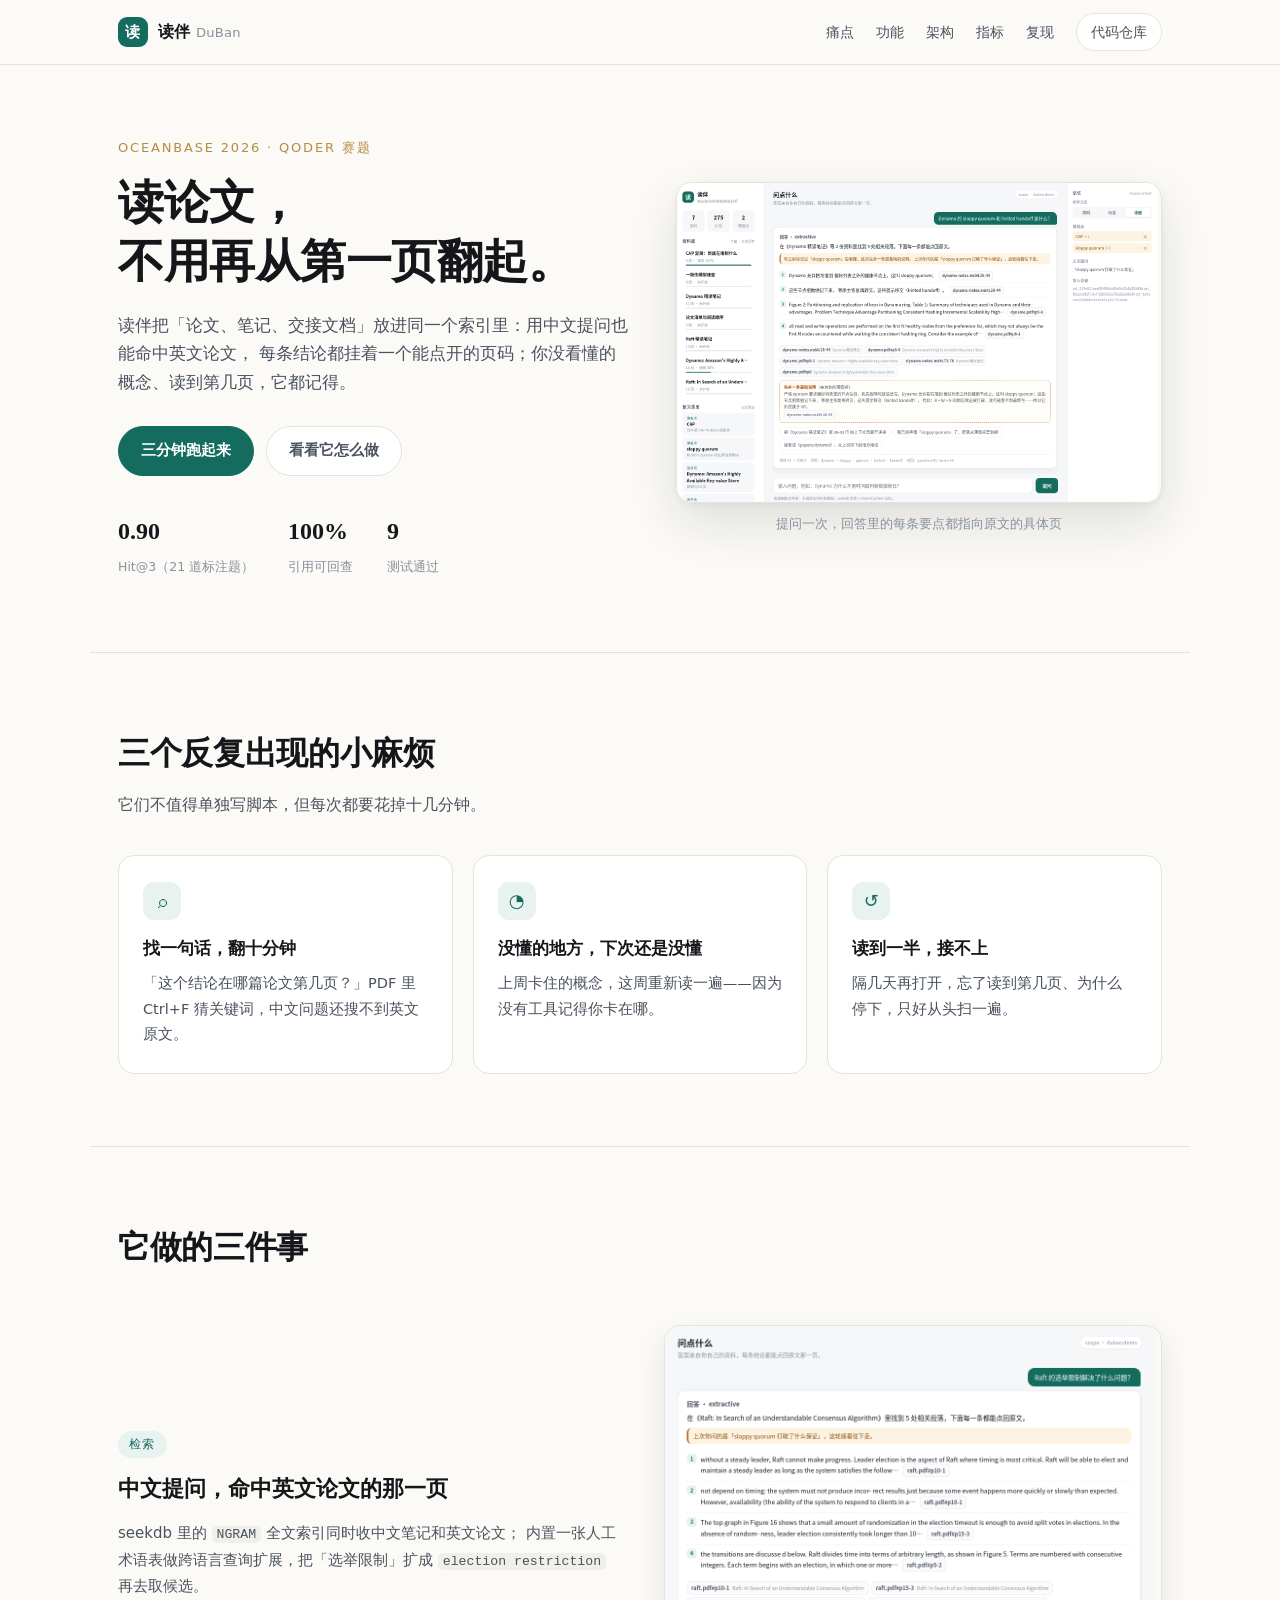
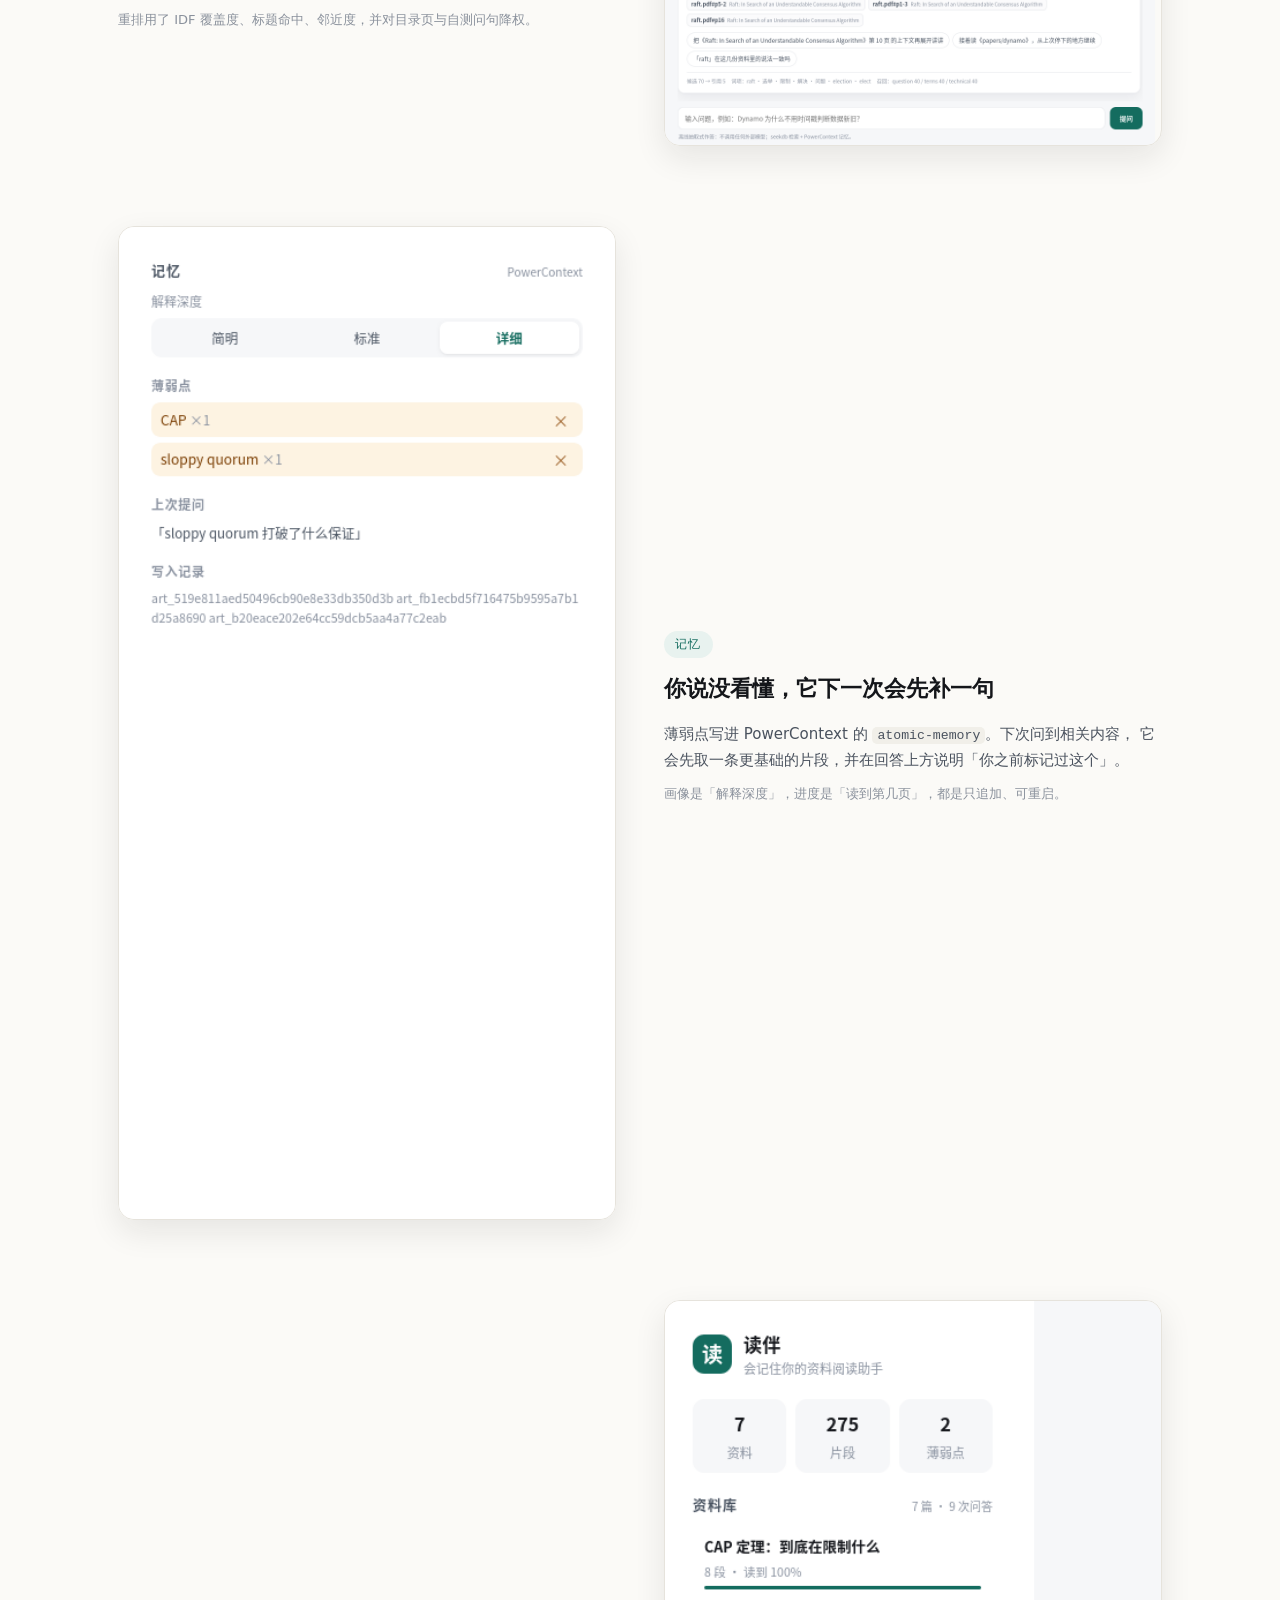
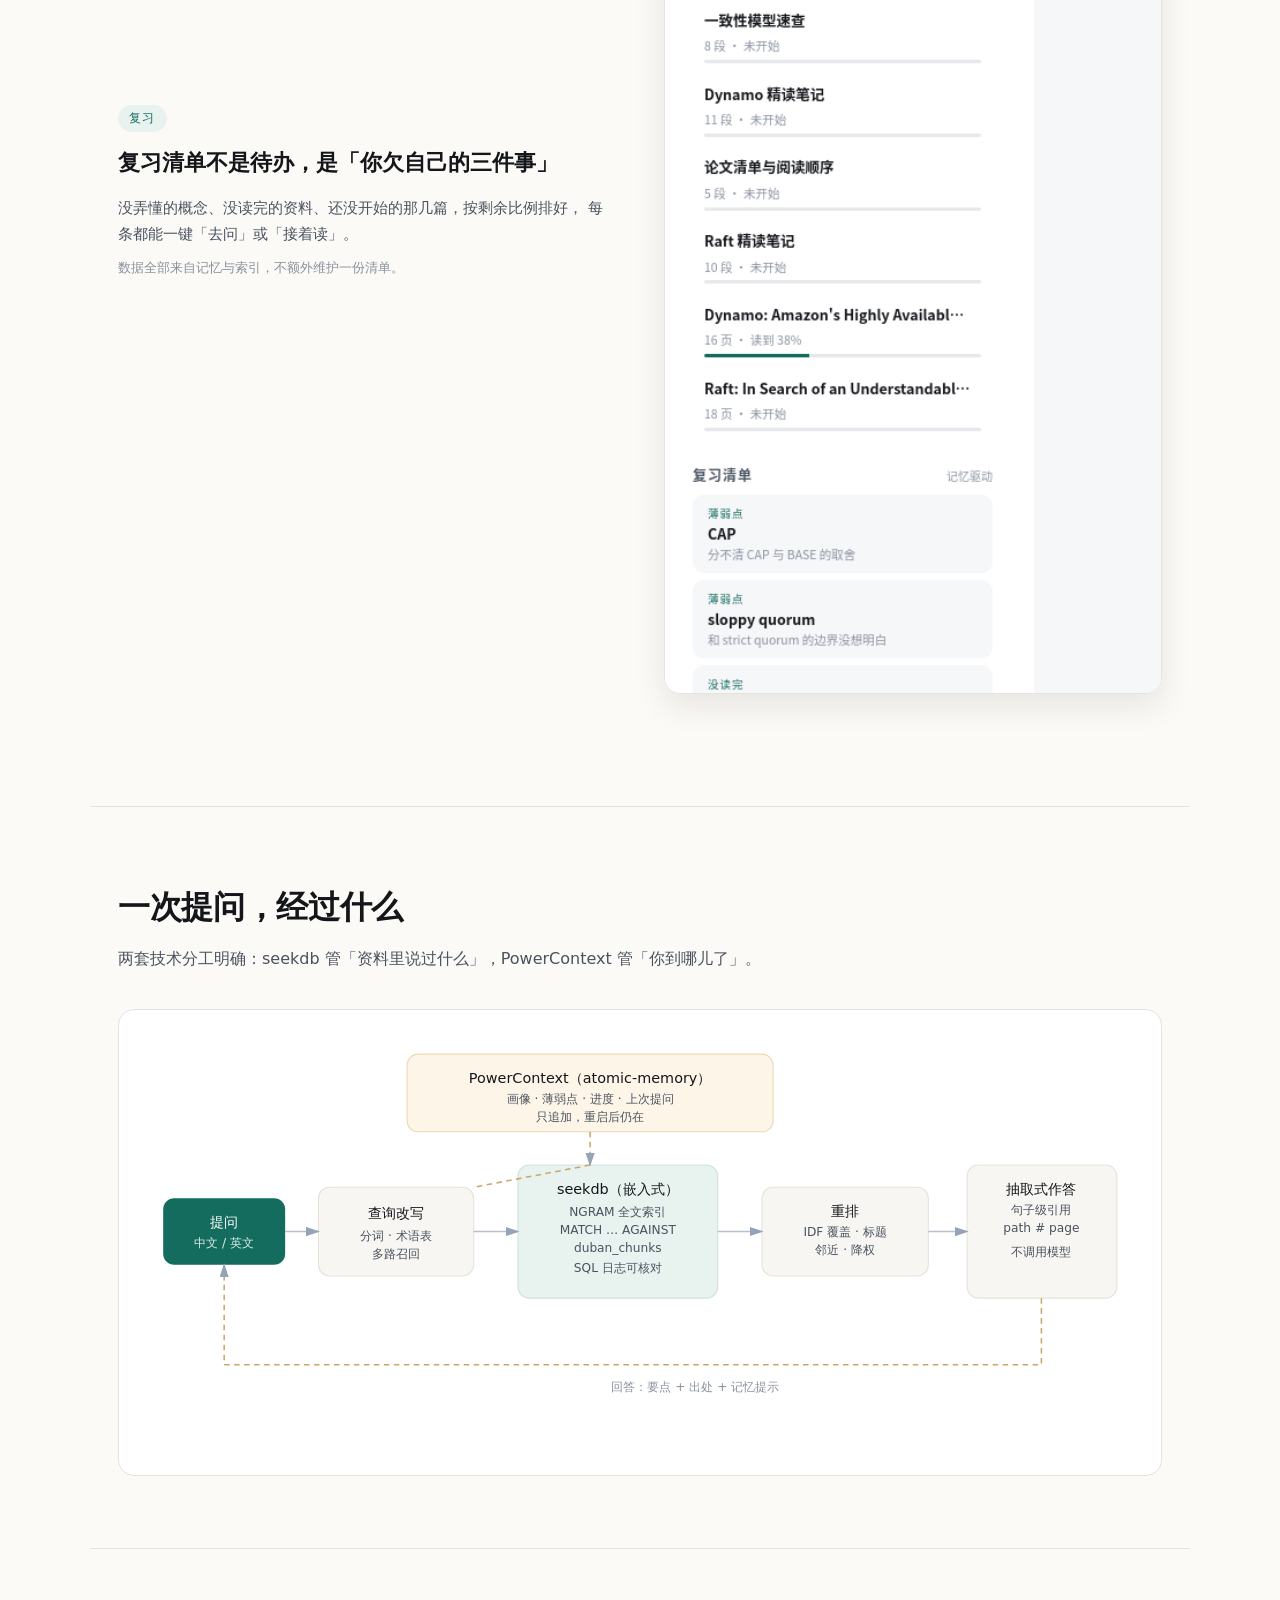
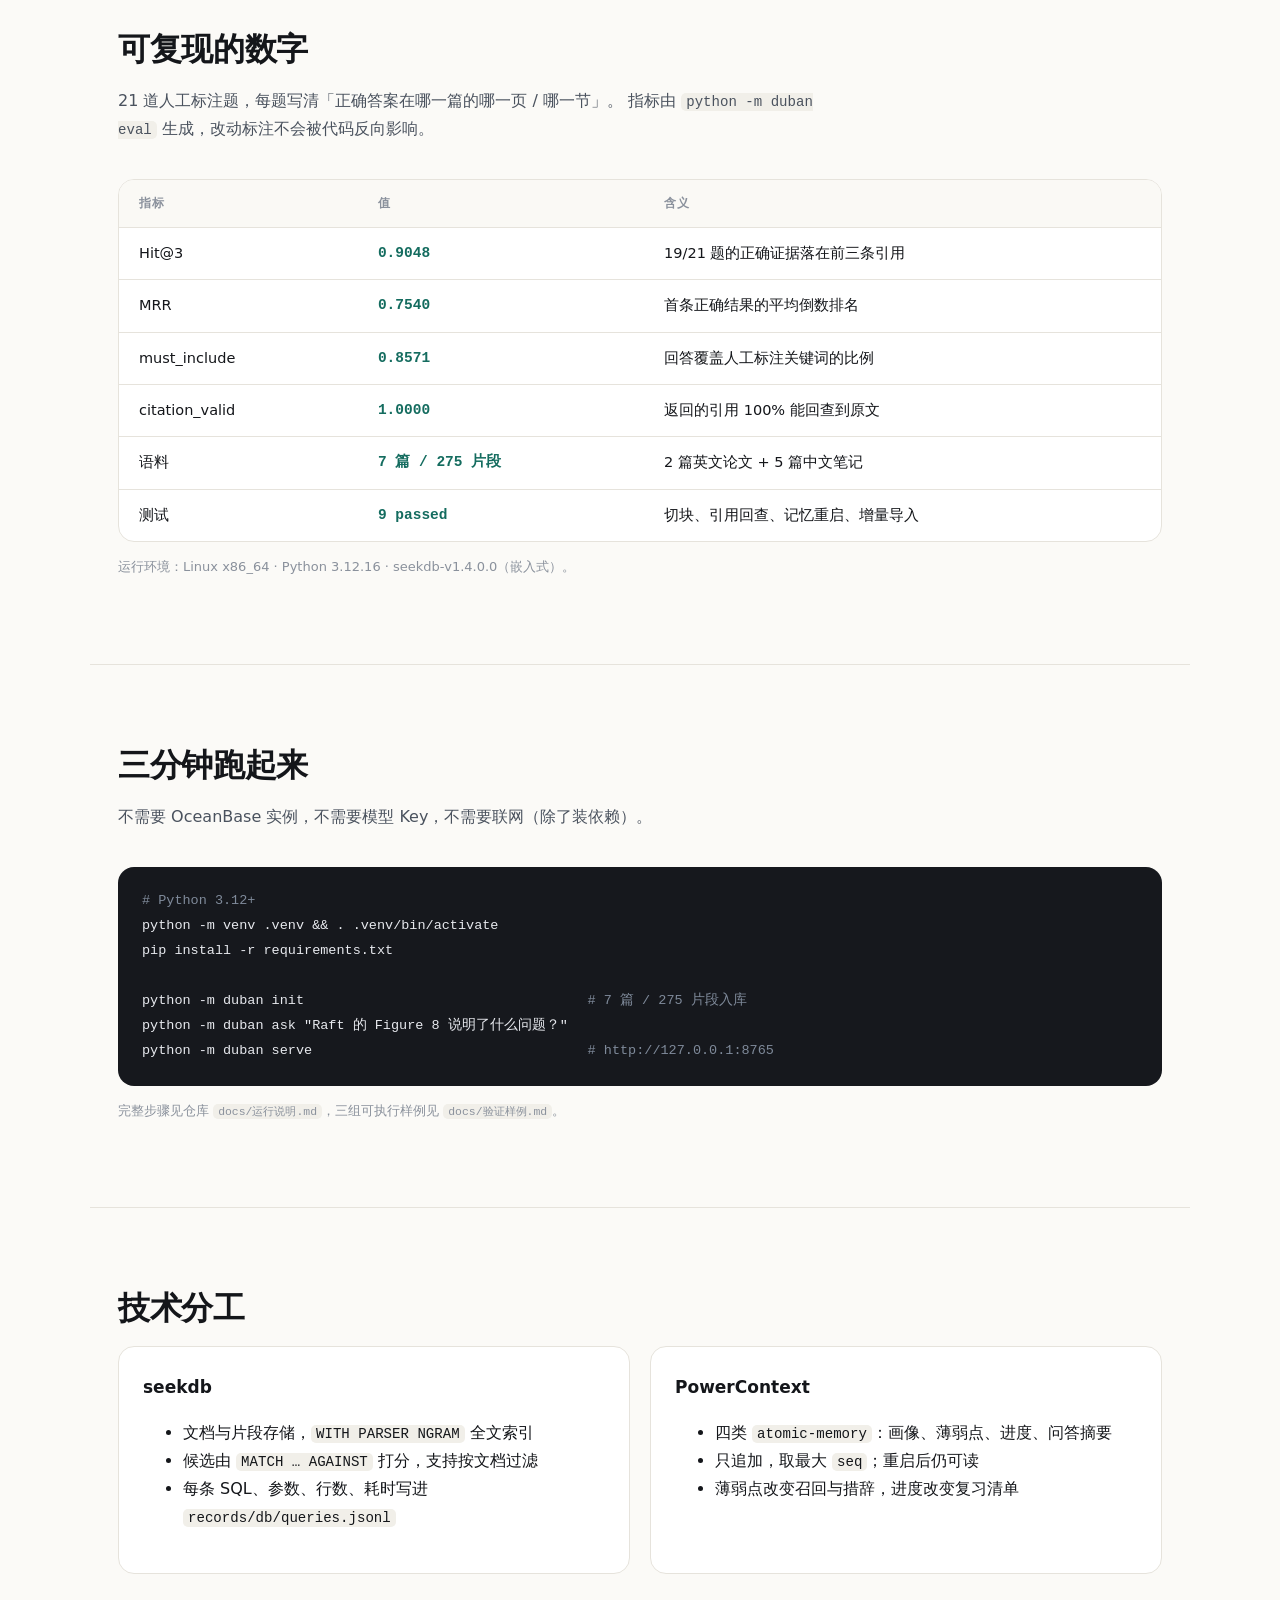
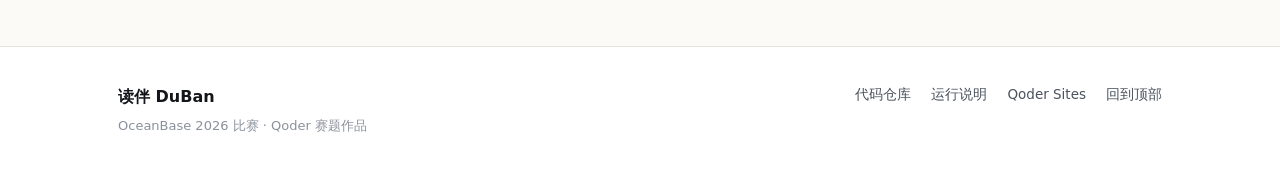
<file: qoder/site/index.html>
<!DOCTYPE html>
<html lang="zh-CN">
<head>
<meta charset="utf-8" />
<meta name="viewport" content="width=device-width, initial-scale=1" />
<title>读伴 DuBan — 会记住你的资料阅读助手</title>
<meta name="description" content="用 seekdb 做检索、PowerContext 做记忆的本地资料阅读助手：中文提问命中英文论文，每条结论都能点回原文那一页。" />
<link rel="stylesheet" href="style.css" />
</head>
<body>

<header class="nav">
  <div class="wrap nav-inner">
    <a class="brand" href="#top">
      <span class="logo">读</span>
      <span>读伴 <em>DuBan</em></span>
    </a>
    <nav>
      <a href="#pain">痛点</a>
      <a href="#features">功能</a>
      <a href="#arch">架构</a>
      <a href="#metrics">指标</a>
      <a href="#run">复现</a>
      <a class="ghost" href="https://github.com/Sma-444/duban" target="_blank" rel="noopener">代码仓库</a>
    </nav>
  </div>
</header>

<main id="top">

  <section class="hero wrap">
    <div class="hero-copy">
      <p class="eyebrow">OceanBase 2026 · Qoder 赛题</p>
      <h1>读论文，<br />不用再从第一页翻起。</h1>
      <p class="lede">
        读伴把「论文、笔记、交接文档」放进同一个索引里：用中文提问也能命中英文论文，
        每条结论都挂着一个能点开的页码；你没看懂的概念、读到第几页，它都记得。
      </p>
      <div class="cta">
        <a class="btn primary" href="#run">三分钟跑起来</a>
        <a class="btn" href="#features">看看它怎么做</a>
      </div>
      <ul class="facts">
        <li><b>0.90</b><span>Hit@3（21 道标注题）</span></li>
        <li><b>100%</b><span>引用可回查</span></li>
        <li><b>9</b><span>测试通过</span></li>
      </ul>
    </div>
    <figure class="shot">
      <img src="assets/ui-ask.png" alt="读伴界面：提问后给出带页码引用的回答" />
      <figcaption>提问一次，回答里的每条要点都指向原文的具体页</figcaption>
    </figure>
  </section>

  <section id="pain" class="section wrap">
    <h2 class="section-title">三个反复出现的小麻烦</h2>
    <p class="section-sub">它们不值得单独写脚本，但每次都要花掉十几分钟。</p>
    <div class="grid three">
      <article class="card">
        <div class="icon">⌕</div>
        <h3>找一句话，翻十分钟</h3>
        <p>「这个结论在哪篇论文第几页？」PDF 里 Ctrl+F 猜关键词，中文问题还搜不到英文原文。</p>
      </article>
      <article class="card">
        <div class="icon">◔</div>
        <h3>没懂的地方，下次还是没懂</h3>
        <p>上周卡住的概念，这周重新读一遍——因为没有工具记得你卡在哪。</p>
      </article>
      <article class="card">
        <div class="icon">↺</div>
        <h3>读到一半，接不上</h3>
        <p>隔几天再打开，忘了读到第几页、为什么停下，只好从头扫一遍。</p>
      </article>
    </div>
  </section>

  <section id="features" class="section wrap">
    <h2 class="section-title">它做的三件事</h2>

    <div class="feature">
      <div class="feature-copy">
        <span class="tag">检索</span>
        <h3>中文提问，命中英文论文的那一页</h3>
        <p>
          seekdb 里的 <code>NGRAM</code> 全文索引同时收中文笔记和英文论文；
          内置一张人工术语表做跨语言查询扩展，把「选举限制」扩成
          <code>election restriction</code> 再去取候选。
        </p>
        <p class="mini">重排用了 IDF 覆盖度、标题命中、邻近度，并对目录页与自测问句降权。</p>
      </div>
      <figure class="shot small">
        <img src="assets/ui-answer.png" alt="带页码引用的回答与引用清单" />
      </figure>
    </div>

    <div class="feature reverse">
      <div class="feature-copy">
        <span class="tag">记忆</span>
        <h3>你说没看懂，它下一次会先补一句</h3>
        <p>
          薄弱点写进 PowerContext 的 <code>atomic-memory</code>。下次问到相关内容，
          它会先取一条更基础的片段，并在回答上方说明「你之前标记过这个」。
        </p>
        <p class="mini">画像是「解释深度」，进度是「读到第几页」，都是只追加、可重启。</p>
      </div>
      <figure class="shot small">
        <img src="assets/ui-memory.png" alt="右侧记忆面板：薄弱点、上次提问、写入记录" />
      </figure>
    </div>

    <div class="feature">
      <div class="feature-copy">
        <span class="tag">复习</span>
        <h3>复习清单不是待办，是「你欠自己的三件事」</h3>
        <p>
          没弄懂的概念、没读完的资料、还没开始的那几篇，按剩余比例排好，
          每条都能一键「去问」或「接着读」。
        </p>
        <p class="mini">数据全部来自记忆与索引，不额外维护一份清单。</p>
      </div>
      <figure class="shot small">
        <img src="assets/ui-review.png" alt="复习清单：薄弱点与未读完资料" />
      </figure>
    </div>
  </section>

  <section id="arch" class="section wrap">
    <h2 class="section-title">一次提问，经过什么</h2>
    <p class="section-sub">两套技术分工明确：seekdb 管「资料里说过什么」，PowerContext 管「你到哪儿了」。</p>
    <div class="diagram">
      <svg viewBox="0 0 900 380" role="img" aria-label="读伴数据流：提问 → 查询改写 → seekdb 检索 → 重排 → 抽取式作答 → 回答，PowerContext 提供画像与记忆">
        <defs>
          <marker id="arrow" markerWidth="10" markerHeight="10" refX="8" refY="3" orient="auto">
            <path d="M0,0 L0,6 L9,3 z" fill="#94a3b8"></path>
          </marker>
        </defs>

        <rect x="20" y="150" width="110" height="60" rx="10" class="box-dark"></rect>
        <text x="75" y="176" class="label-light">提问</text>
        <text x="75" y="194" class="label-light small">中文 / 英文</text>

        <rect x="160" y="140" width="140" height="80" rx="10" class="box"></rect>
        <text x="230" y="168" class="label">查询改写</text>
        <text x="230" y="188" class="label small">分词 · 术语表</text>
        <text x="230" y="204" class="label small">多路召回</text>

        <rect x="340" y="120" width="180" height="120" rx="10" class="box-accent"></rect>
        <text x="430" y="146" class="label">seekdb（嵌入式）</text>
        <text x="430" y="166" class="label small">NGRAM 全文索引</text>
        <text x="430" y="182" class="label small">MATCH … AGAINST</text>
        <text x="430" y="198" class="label small">duban_chunks</text>
        <text x="430" y="216" class="label small">SQL 日志可核对</text>

        <rect x="560" y="140" width="150" height="80" rx="10" class="box"></rect>
        <text x="635" y="166" class="label">重排</text>
        <text x="635" y="184" class="label small">IDF 覆盖 · 标题</text>
        <text x="635" y="200" class="label small">邻近 · 降权</text>

        <rect x="745" y="120" width="135" height="120" rx="10" class="box"></rect>
        <text x="812" y="146" class="label">抽取式作答</text>
        <text x="812" y="164" class="label small">句子级引用</text>
        <text x="812" y="180" class="label small">path # page</text>
        <text x="812" y="202" class="label small">不调用模型</text>

        <rect x="240" y="20" width="330" height="70" rx="10" class="box-mem"></rect>
        <text x="405" y="46" class="label">PowerContext（atomic-memory）</text>
        <text x="405" y="64" class="label small">画像 · 薄弱点 · 进度 · 上次提问</text>
        <text x="405" y="80" class="label small">只追加，重启后仍在</text>

        <path d="M130 180 L160 180" class="line" marker-end="url(#arrow)"></path>
        <path d="M300 180 L340 180" class="line" marker-end="url(#arrow)"></path>
        <path d="M520 180 L560 180" class="line" marker-end="url(#arrow)"></path>
        <path d="M710 180 L745 180" class="line" marker-end="url(#arrow)"></path>
        <path d="M405 90 L405 120" class="line dashed" marker-end="url(#arrow)"></path>
        <path d="M405 120 L300 140" class="line dashed"></path>
        <path d="M812 240 L812 300 L75 300 L75 210" class="line dashed" marker-end="url(#arrow)"></path>
        <text x="500" y="324" class="label small muted">回答：要点 + 出处 + 记忆提示</text>
      </svg>
    </div>
  </section>

  <section id="metrics" class="section wrap">
    <h2 class="section-title">可复现的数字</h2>
    <p class="section-sub">
      21 道人工标注题，每题写清「正确答案在哪一篇的哪一页 / 哪一节」。
      指标由 <code>python -m duban eval</code> 生成，改动标注不会被代码反向影响。
    </p>
    <div class="table-wrap">
      <table>
        <thead><tr><th>指标</th><th>值</th><th>含义</th></tr></thead>
        <tbody>
          <tr><td>Hit@3</td><td class="num">0.9048</td><td>19/21 题的正确证据落在前三条引用</td></tr>
          <tr><td>MRR</td><td class="num">0.7540</td><td>首条正确结果的平均倒数排名</td></tr>
          <tr><td>must_include</td><td class="num">0.8571</td><td>回答覆盖人工标注关键词的比例</td></tr>
          <tr><td>citation_valid</td><td class="num">1.0000</td><td>返回的引用 100% 能回查到原文</td></tr>
          <tr><td>语料</td><td class="num">7 篇 / 275 片段</td><td>2 篇英文论文 + 5 篇中文笔记</td></tr>
          <tr><td>测试</td><td class="num">9 passed</td><td>切块、引用回查、记忆重启、增量导入</td></tr>
        </tbody>
      </table>
    </div>
    <p class="note">运行环境：Linux x86_64 · Python 3.12.16 · seekdb-v1.4.0.0（嵌入式）。</p>
  </section>

  <section id="run" class="section wrap">
    <h2 class="section-title">三分钟跑起来</h2>
    <p class="section-sub">不需要 OceanBase 实例，不需要模型 Key，不需要联网（除了装依赖）。</p>
    <pre class="code"><code><span class="c"># Python 3.12+</span>
python -m venv .venv &amp;&amp; . .venv/bin/activate
pip install -r requirements.txt

python -m duban init                                   <span class="c"># 7 篇 / 275 片段入库</span>
python -m duban ask "Raft 的 Figure 8 说明了什么问题？"
python -m duban serve                                  <span class="c"># http://127.0.0.1:8765</span></code></pre>
    <p class="note">
      完整步骤见仓库 <code>docs/运行说明.md</code>，三组可执行样例见 <code>docs/验证样例.md</code>。
    </p>
  </section>

  <section class="section wrap">
    <h2 class="section-title">技术分工</h2>
    <div class="grid two">
      <article class="card tech">
        <h3>seekdb</h3>
        <ul>
          <li>文档与片段存储，<code>WITH PARSER NGRAM</code> 全文索引</li>
          <li>候选由 <code>MATCH … AGAINST</code> 打分，支持按文档过滤</li>
          <li>每条 SQL、参数、行数、耗时写进 <code>records/db/queries.jsonl</code></li>
        </ul>
      </article>
      <article class="card tech">
        <h3>PowerContext</h3>
        <ul>
          <li>四类 <code>atomic-memory</code>：画像、薄弱点、进度、问答摘要</li>
          <li>只追加，取最大 <code>seq</code>；重启后仍可读</li>
          <li>薄弱点改变召回与措辞，进度改变复习清单</li>
        </ul>
      </article>
    </div>
  </section>

</main>

<footer>
  <div class="wrap foot">
    <div>
      <strong>读伴 DuBan</strong>
      <p>OceanBase 2026 比赛 · Qoder 赛题作品</p>
    </div>
    <div class="links">
      <a href="https://github.com/Sma-444/duban" target="_blank" rel="noopener">代码仓库</a>
      <a href="https://github.com/Sma-444/duban/blob/main/docs/%E8%BF%90%E8%A1%8C%E8%AF%B4%E6%98%8E.md" target="_blank" rel="noopener">运行说明</a>
      <a href="https://docs.qoder.com/qoder/sites" target="_blank" rel="noopener">Qoder Sites</a>
      <a href="#top">回到顶部</a>
    </div>
  </div>
</footer>

</body>
</html>
</file>
<file: qoder/site/style.css>
:root {
  --bg: #fbfaf7;
  --panel: #ffffff;
  --ink: #14161a;
  --ink-2: #4a525e;
  --ink-3: #8a919c;
  --line: #e6e3dc;
  --accent: #146c5f;
  --accent-2: #0f5448;
  --accent-soft: #e8f2ef;
  --gold: #b78b43;
  --radius: 16px;
  --max: 1100px;
}

* { box-sizing: border-box; }

html { scroll-behavior: smooth; }

body {
  margin: 0;
  background: var(--bg);
  color: var(--ink);
  font-family: "Inter", "PingFang SC", "Microsoft YaHei", system-ui, -apple-system, sans-serif;
  font-size: 16px;
  line-height: 1.75;
  -webkit-font-smoothing: antialiased;
}

.wrap { max-width: var(--max); margin: 0 auto; padding: 0 28px; }

a { color: inherit; text-decoration: none; }

code {
  font-family: "JetBrains Mono", "Cascadia Code", ui-monospace, monospace;
  font-size: 0.88em;
  background: #f1efe9;
  padding: 1px 5px;
  border-radius: 5px;
}

/* ------------------------------------------------------------------- nav */

.nav {
  position: sticky; top: 0; z-index: 10;
  background: rgba(251, 250, 247, 0.88);
  backdrop-filter: blur(10px);
  border-bottom: 1px solid var(--line);
}

.nav-inner {
  height: 64px; display: flex; align-items: center; justify-content: space-between;
}

.brand { display: flex; align-items: center; gap: 10px; font-weight: 700; letter-spacing: 0.01em; }
.brand em { font-style: normal; color: var(--ink-3); font-weight: 500; font-size: 0.82em; }

.logo {
  width: 30px; height: 30px; border-radius: 9px;
  background: var(--accent); color: #fff;
  display: grid; place-items: center; font-size: 15px; font-weight: 700;
}

.nav nav { display: flex; align-items: center; gap: 22px; font-size: 14px; color: var(--ink-2); }
.nav nav a:hover { color: var(--accent); }
.ghost {
  border: 1px solid var(--line); border-radius: 999px; padding: 6px 14px;
  background: var(--panel);
}
.ghost:hover { border-color: var(--accent); color: var(--accent); }

/* ------------------------------------------------------------------ hero */

.hero {
  display: grid; grid-template-columns: 1.05fr 1fr; gap: 48px;
  align-items: center; padding-top: 72px; padding-bottom: 72px;
}

.eyebrow {
  color: var(--gold); font-size: 13px; letter-spacing: 0.14em;
  text-transform: uppercase; margin: 0 0 14px;
}

.hero h1 {
  font-family: "Noto Serif SC", "Songti SC", Georgia, serif;
  font-size: clamp(32px, 3.6vw, 46px);
  line-height: 1.28; margin: 0 0 20px; letter-spacing: -0.01em;
}

.lede { color: var(--ink-2); font-size: 16.5px; margin: 0 0 28px; max-width: 34em; }

.cta { display: flex; gap: 12px; flex-wrap: wrap; margin-bottom: 34px; }

.btn {
  display: inline-flex; align-items: center; padding: 11px 22px;
  border-radius: 999px; border: 1px solid var(--line); background: var(--panel);
  font-size: 14.5px; font-weight: 600; color: var(--ink-2);
  transition: transform 0.15s ease, border-color 0.15s ease, color 0.15s ease;
}
.btn:hover { transform: translateY(-1px); border-color: var(--accent); color: var(--accent); }
.btn.primary { background: var(--accent); border-color: var(--accent); color: #fff; }
.btn.primary:hover { background: var(--accent-2); color: #fff; }

.facts { list-style: none; display: flex; gap: 34px; padding: 0; margin: 0; }
.facts b { display: block; font-size: 24px; font-family: "Noto Serif SC", Georgia, serif; }
.facts span { color: var(--ink-3); font-size: 12.5px; }

.shot { margin: 0; }
.shot img {
  width: 100%; display: block; border-radius: var(--radius);
  border: 1px solid var(--line);
  box-shadow: 0 20px 50px rgba(20, 22, 26, 0.12), 0 2px 6px rgba(20, 22, 26, 0.05);
}
.shot figcaption { color: var(--ink-3); font-size: 12.5px; margin-top: 10px; text-align: center; }
.shot.small img { box-shadow: 0 12px 32px rgba(20, 22, 26, 0.09); }

/* --------------------------------------------------------------- section */

.section { padding: 72px 28px; border-top: 1px solid var(--line); }

.section-title {
  font-family: "Noto Serif SC", "Songti SC", Georgia, serif;
  font-size: clamp(24px, 2.6vw, 32px); margin: 0 0 10px; letter-spacing: -0.01em;
}
.section-sub { color: var(--ink-2); margin: 0 0 36px; max-width: 46em; }

.grid { display: grid; gap: 20px; }
.grid.three { grid-template-columns: repeat(3, 1fr); }
.grid.two { grid-template-columns: repeat(2, 1fr); }

.card {
  background: var(--panel); border: 1px solid var(--line); border-radius: var(--radius);
  padding: 26px 24px;
}
.card .icon {
  width: 38px; height: 38px; border-radius: 11px; background: var(--accent-soft);
  color: var(--accent); display: grid; place-items: center; font-size: 18px; margin-bottom: 14px;
}
.card h3 { margin: 0 0 8px; font-size: 17px; }
.card p { margin: 0; color: var(--ink-2); font-size: 14.5px; }

/* ---------------------------------------------------------------- feature */

.feature {
  display: grid; grid-template-columns: 1fr 1fr; gap: 48px;
  align-items: center; padding: 40px 0;
}
.feature.reverse .feature-copy { order: 2; }
.tag {
  display: inline-block; font-size: 12px; letter-spacing: 0.12em; color: var(--accent);
  background: var(--accent-soft); border-radius: 999px; padding: 3px 11px; margin-bottom: 12px;
}
.feature h3 { font-size: 22px; margin: 0 0 12px; }
.feature p { color: var(--ink-2); margin: 0 0 10px; font-size: 15px; }
.feature .mini { color: var(--ink-3); font-size: 13px; }

/* --------------------------------------------------------------- diagram */

.diagram {
  background: var(--panel); border: 1px solid var(--line); border-radius: var(--radius);
  padding: 22px;
}
.diagram svg { width: 100%; height: auto; display: block; }

.box { fill: #f7f6f2; stroke: var(--line); }
.box-dark { fill: var(--accent); }
.box-accent { fill: var(--accent-soft); stroke: #cfe3dd; }
.box-mem { fill: #fdf6e8; stroke: #ecd9b6; }
.label { font-size: 13px; fill: var(--ink); text-anchor: middle; font-family: inherit; }
.label-light { font-size: 13px; fill: #fff; text-anchor: middle; font-family: inherit; }
.label.small { font-size: 11px; fill: var(--ink-2); }
.label-light.small { font-size: 11px; fill: #d8ece7; }
.label.muted { fill: var(--ink-3); }
.line { stroke: #b9c0c9; stroke-width: 1.4; fill: none; }
.line.dashed { stroke-dasharray: 5 4; stroke: #c8a86a; }

/* ----------------------------------------------------------------- table */

.table-wrap {
  background: var(--panel); border: 1px solid var(--line);
  border-radius: var(--radius); overflow: hidden;
}
table { width: 100%; border-collapse: collapse; font-size: 14.5px; }
th, td { text-align: left; padding: 13px 20px; border-bottom: 1px solid var(--line); }
th { font-size: 12px; letter-spacing: 0.08em; color: var(--ink-3); font-weight: 600; background: #faf9f5; }
tr:last-child td { border-bottom: none; }
td.num { font-family: "JetBrains Mono", ui-monospace, monospace; color: var(--accent); font-weight: 600; }
.note { color: var(--ink-3); font-size: 13px; margin-top: 14px; }

/* ------------------------------------------------------------------ code */

.code {
  background: #16181d; color: #e7e9ee; border-radius: var(--radius);
  padding: 22px 24px; overflow-x: auto; font-size: 13.5px; line-height: 1.85;
  font-family: "JetBrains Mono", "Cascadia Code", ui-monospace, monospace;
}
.code .c { color: #7f8a9a; }
.code code { background: transparent; padding: 0; font-size: inherit; }

/* ---------------------------------------------------------------- footer */

footer { border-top: 1px solid var(--line); padding: 36px 0 48px; background: var(--panel); }
.foot { display: flex; justify-content: space-between; align-items: flex-start; gap: 20px; }
.foot p { margin: 4px 0 0; color: var(--ink-3); font-size: 13px; }
.links { display: flex; gap: 20px; font-size: 13.5px; color: var(--ink-2); }
.links a:hover { color: var(--accent); }

/* ------------------------------------------------------------ responsive */

@media (max-width: 900px) {
  .hero, .feature, .grid.three, .grid.two { grid-template-columns: 1fr; }
  .feature.reverse .feature-copy { order: 0; }
  .hero { padding-top: 44px; padding-bottom: 44px; gap: 32px; }
  .nav nav a:not(.ghost) { display: none; }
  .facts { gap: 22px; }
  .section { padding: 52px 20px; }
}
</file>
